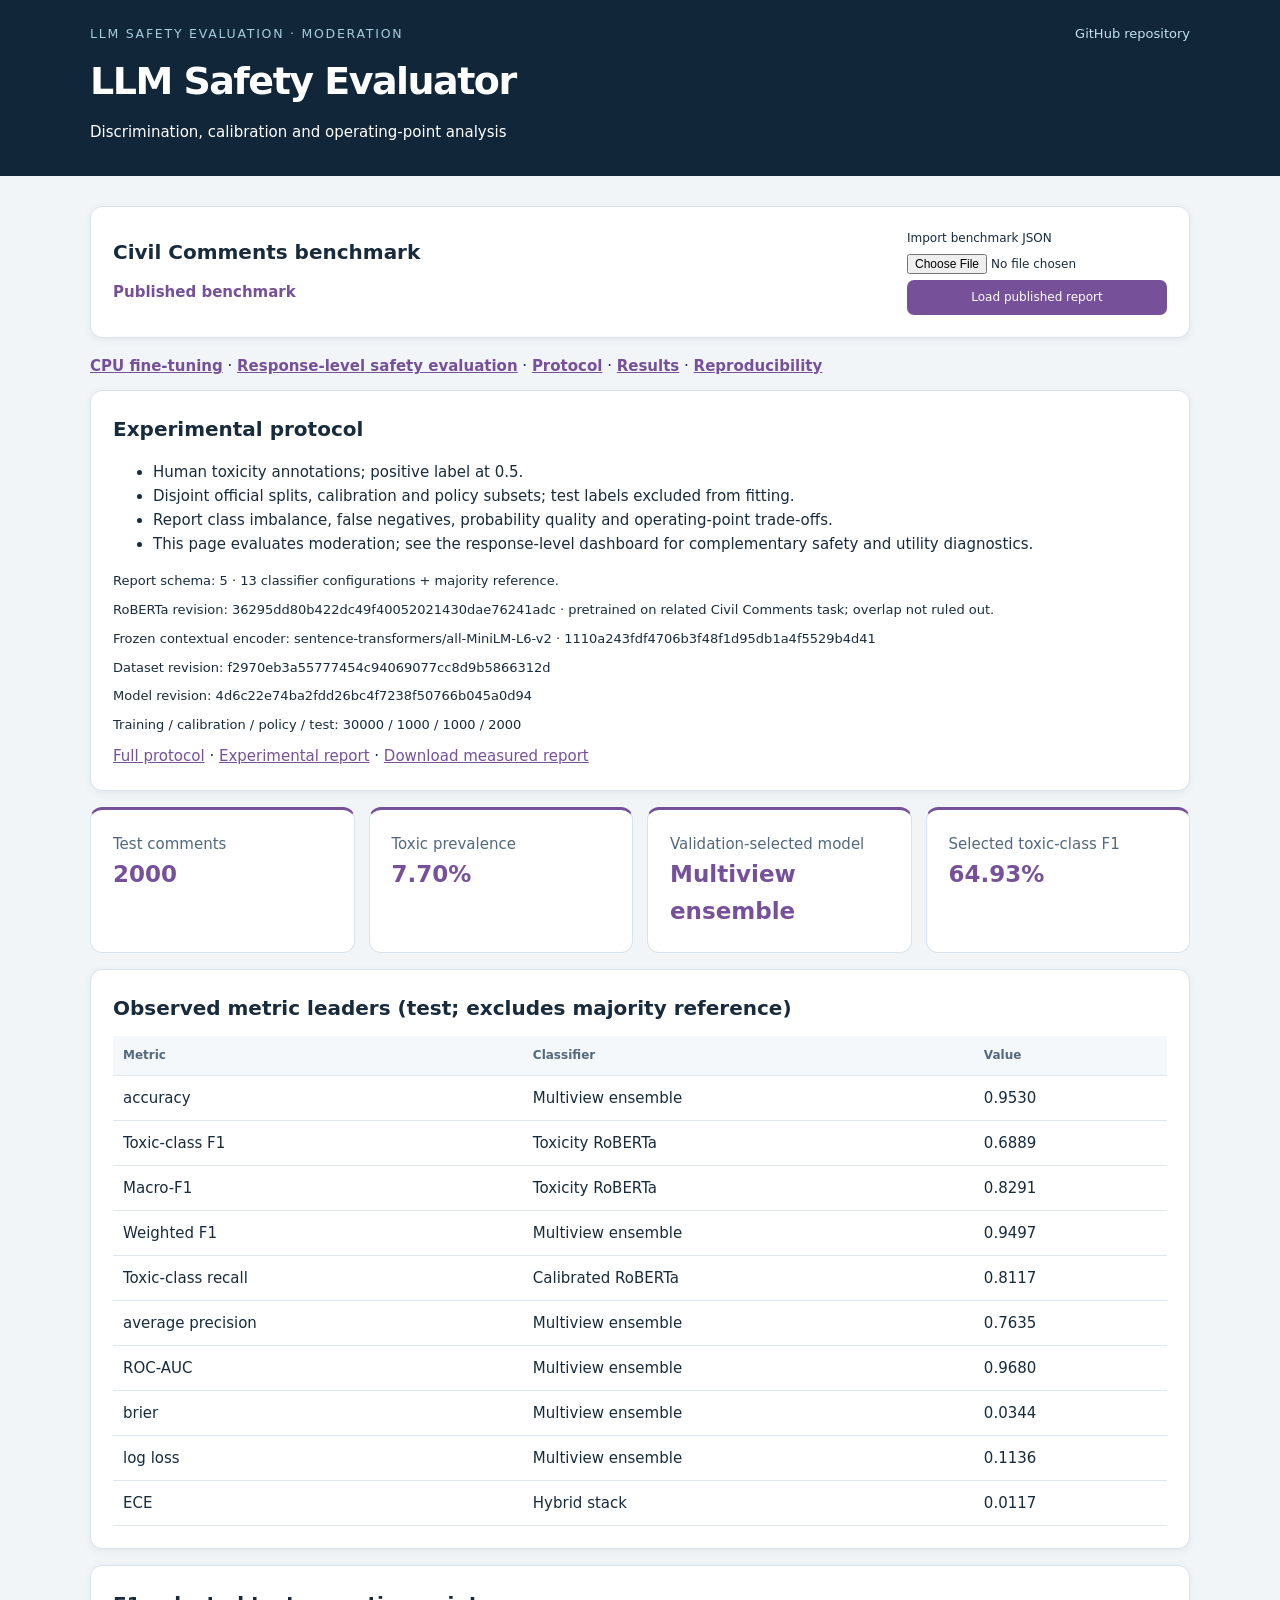
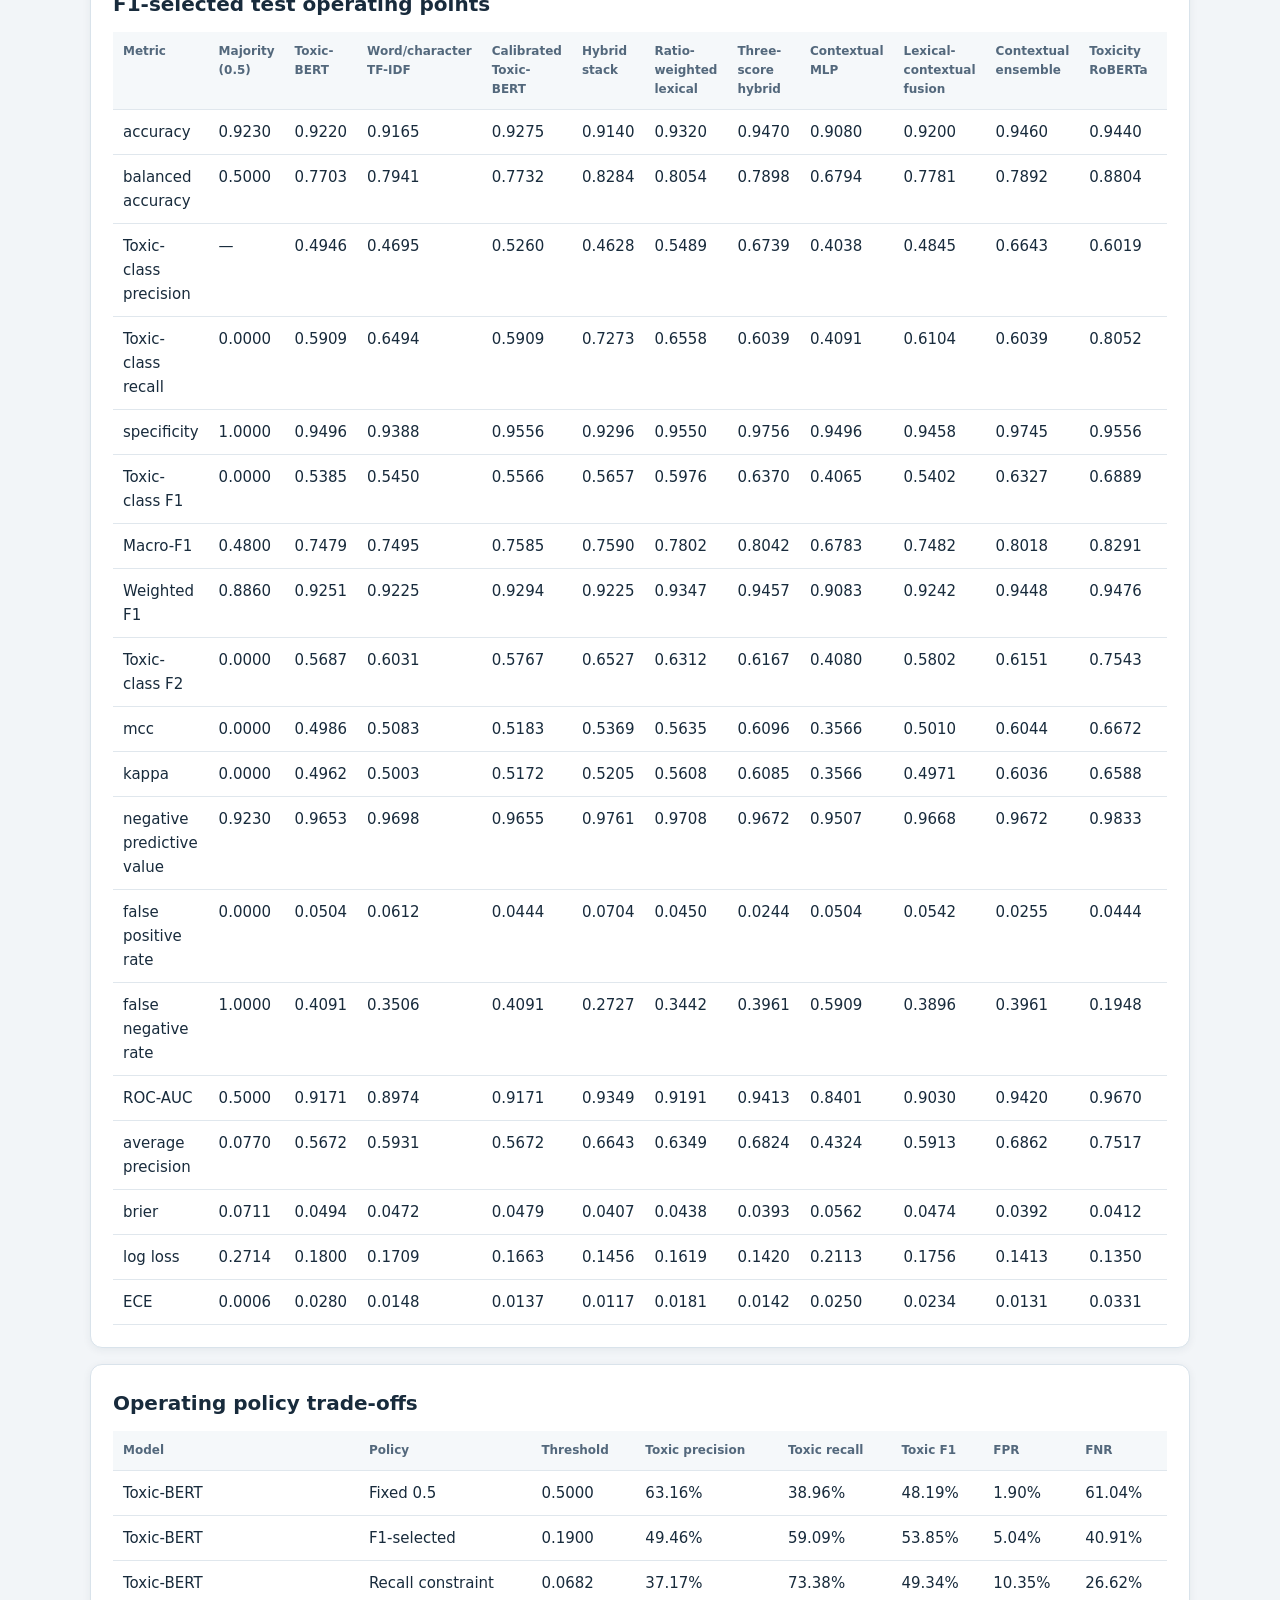
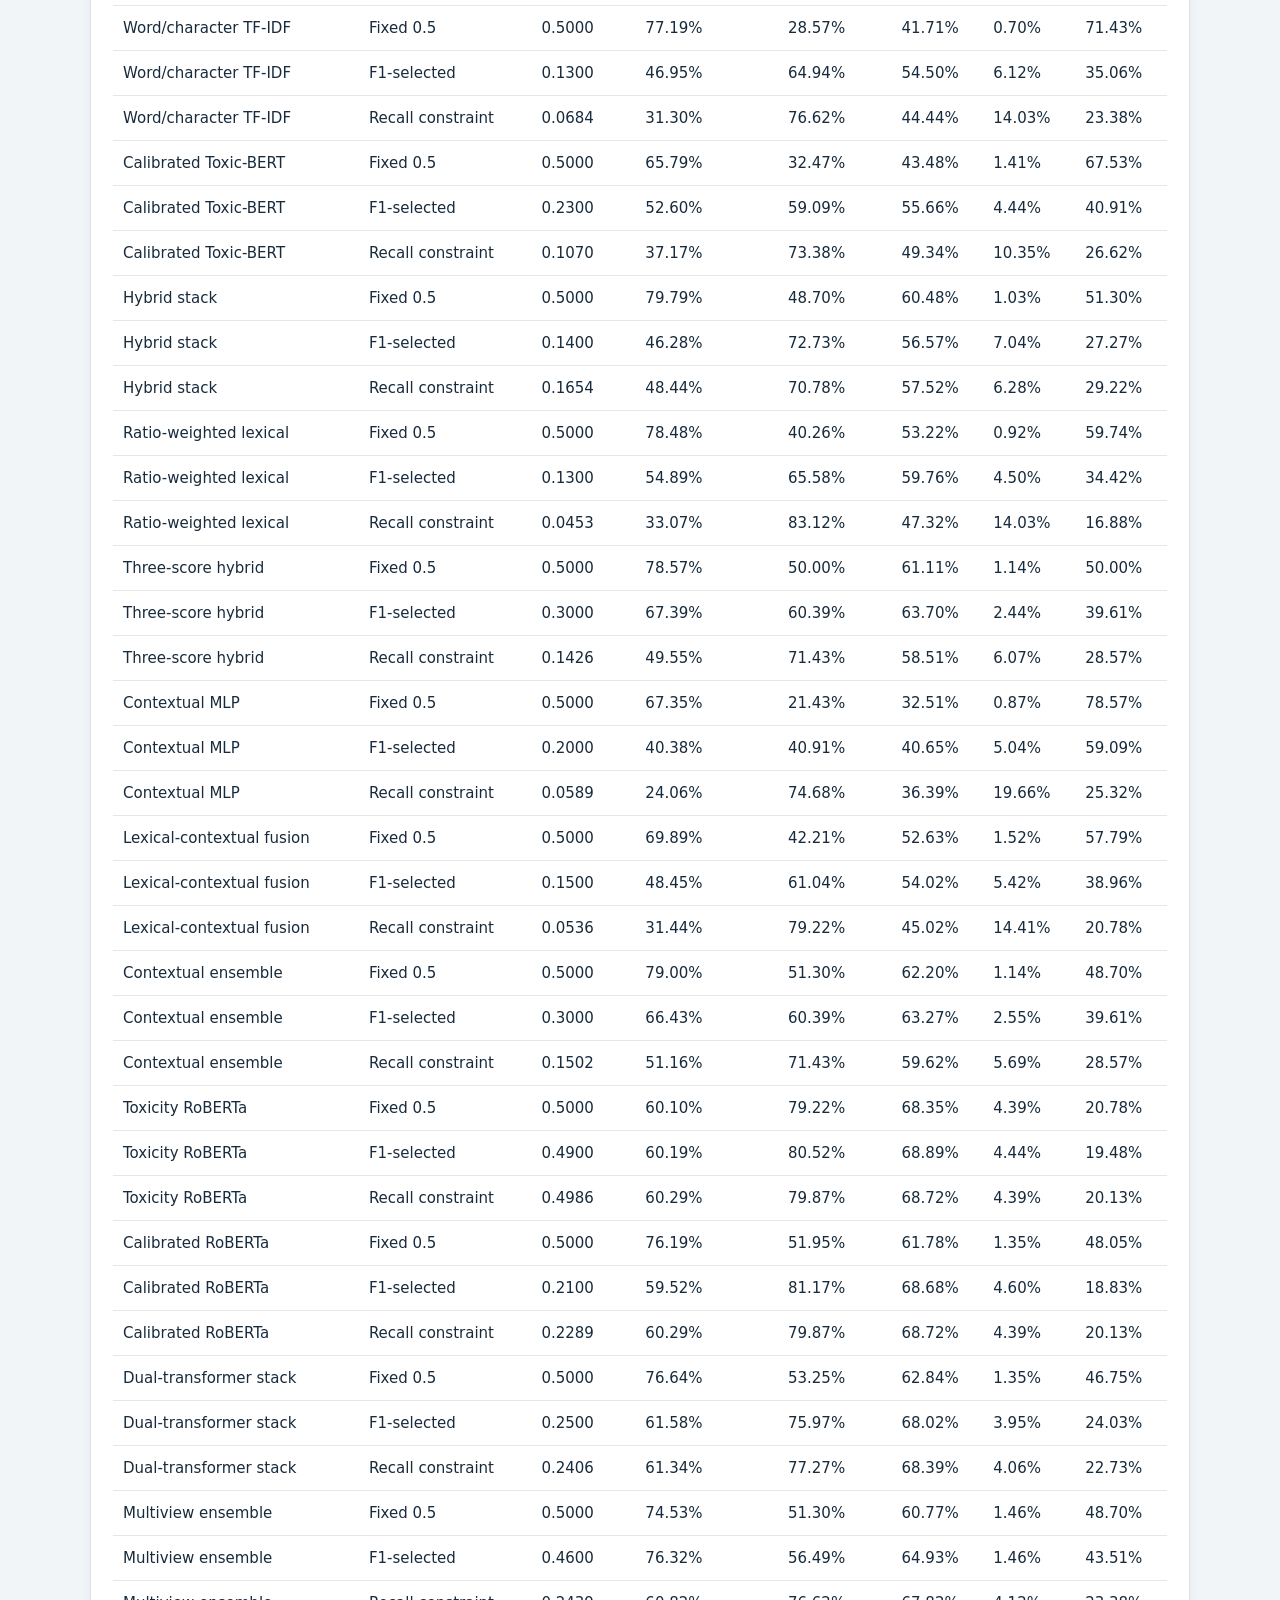
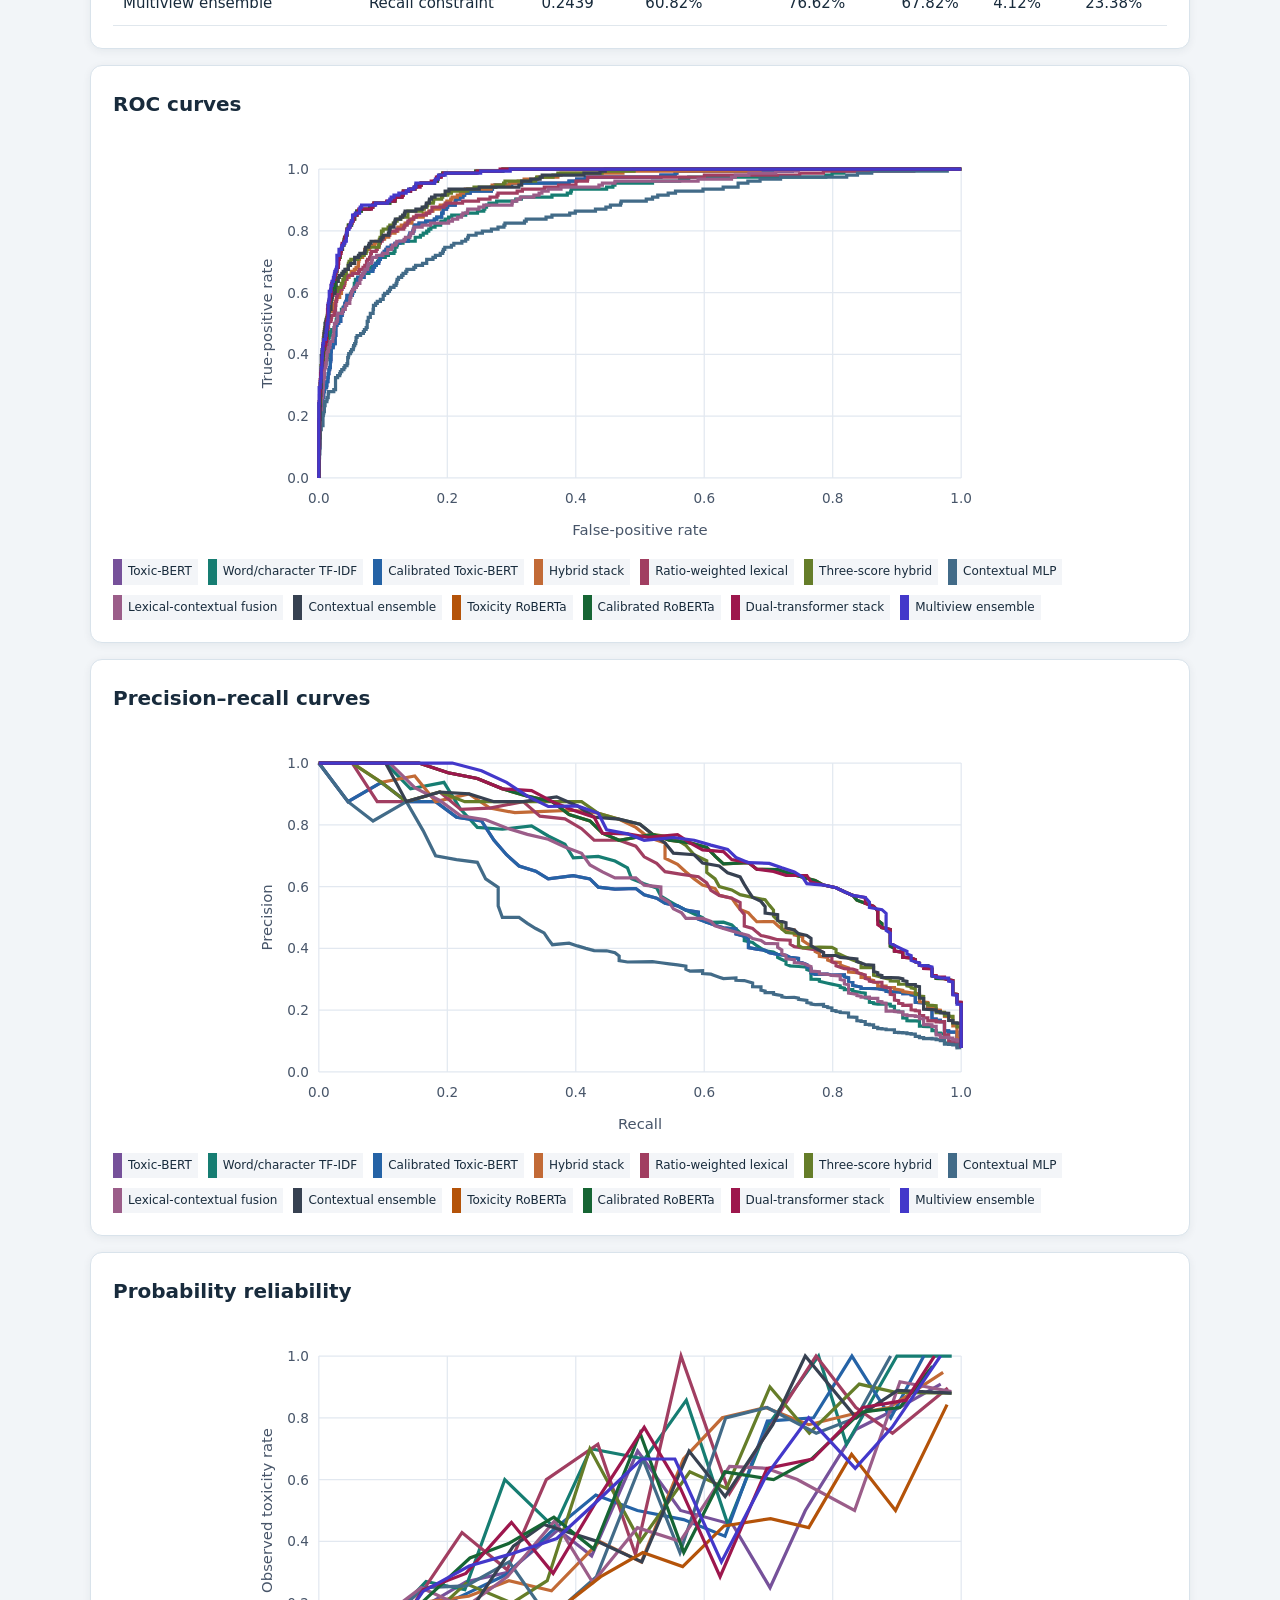
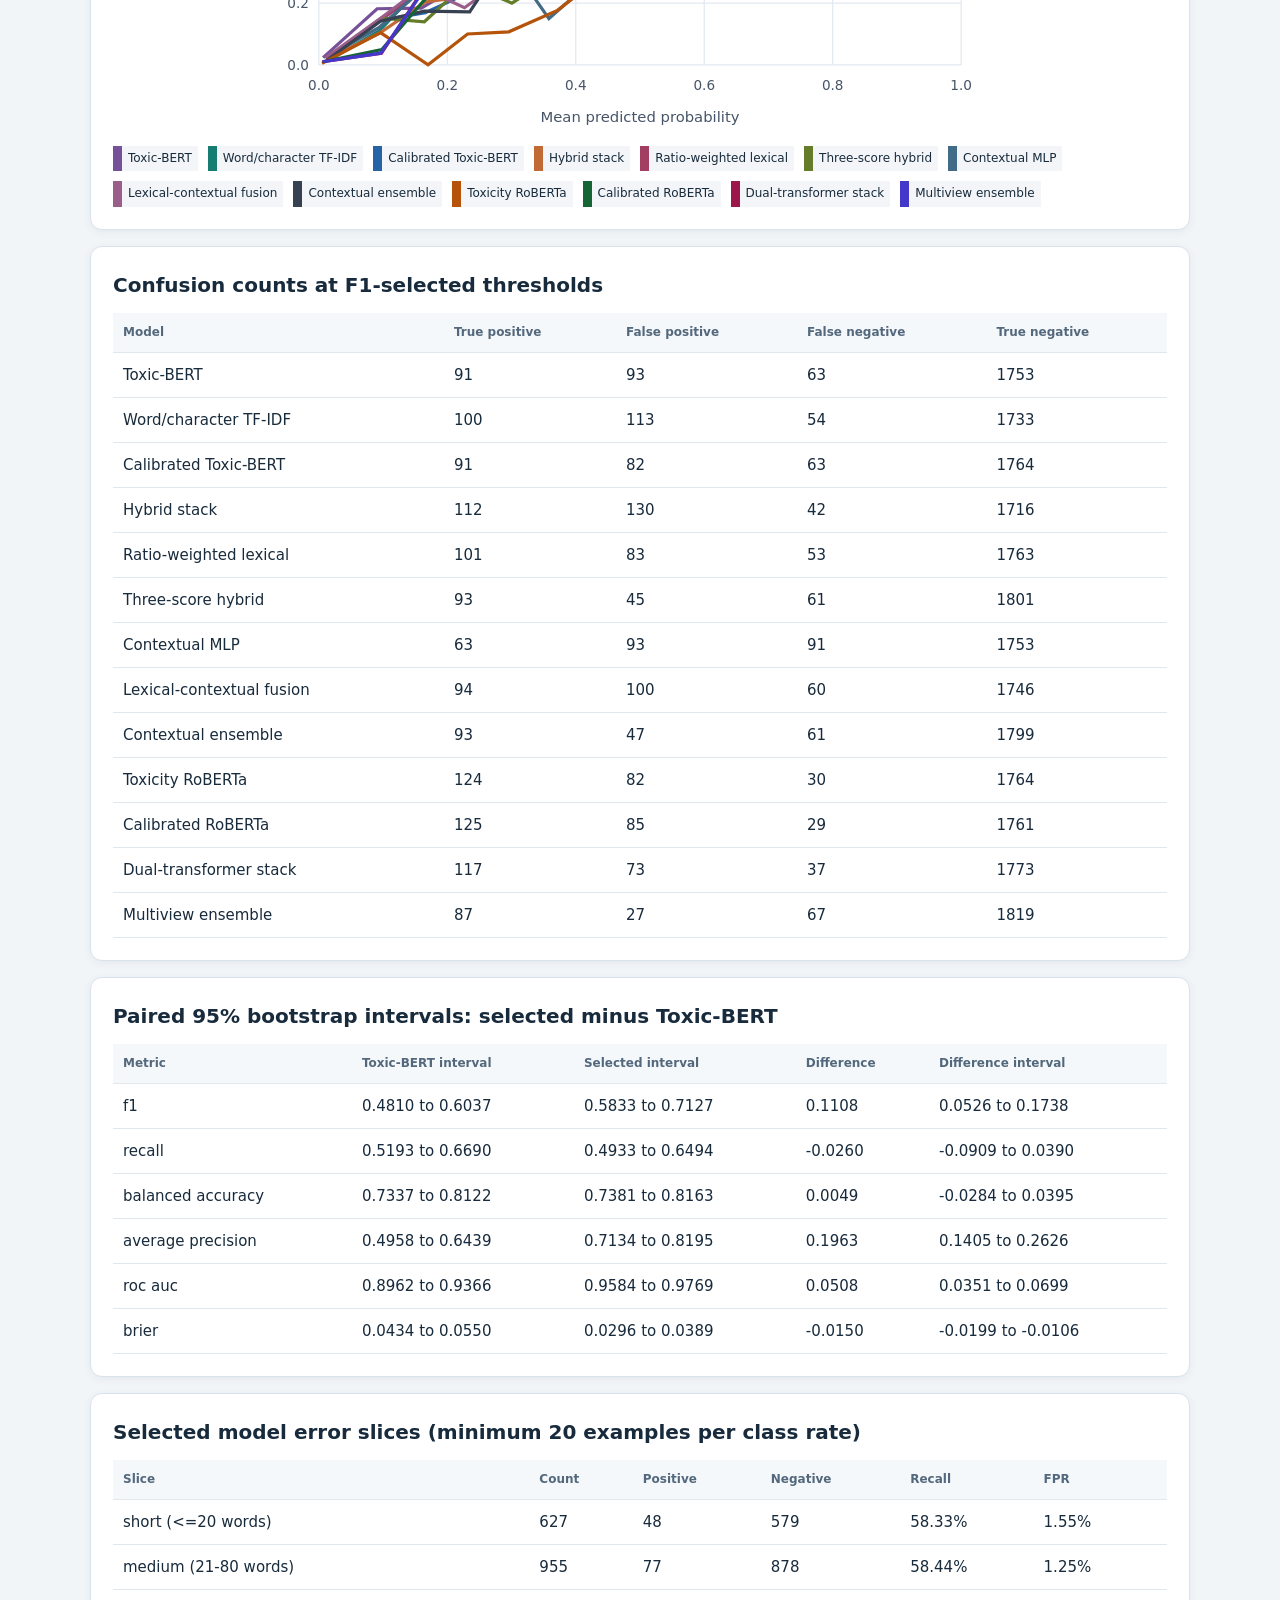
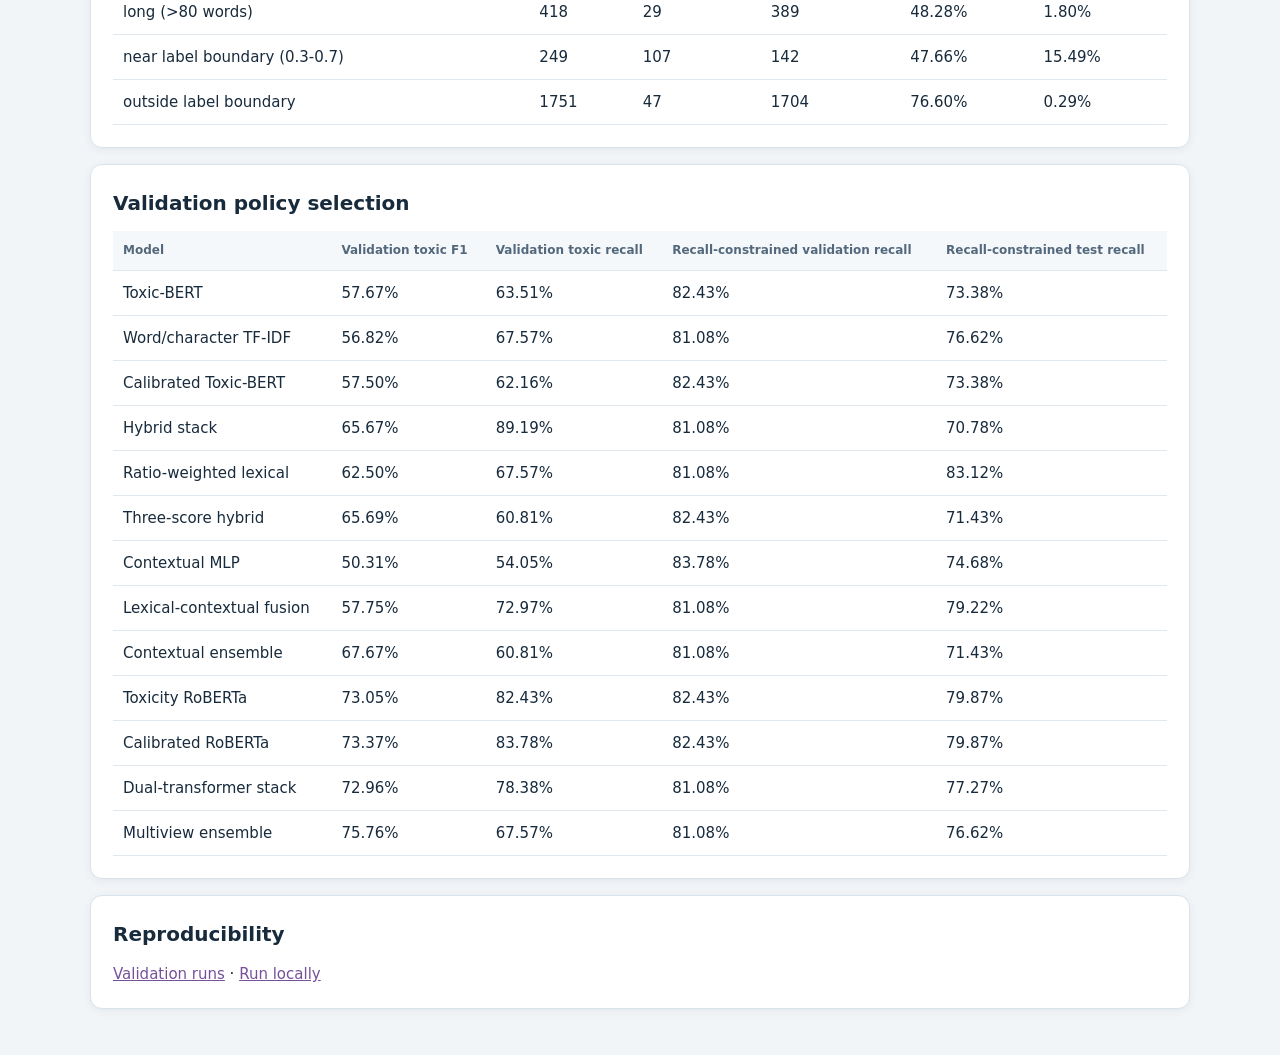
<file: docs/index.html>
<!doctype html><html lang="en"><head><meta charset="utf-8"><meta name="viewport" content="width=device-width,initial-scale=1"><title>LLM Safety Evaluator | Moderation benchmark</title><link rel="stylesheet" href="dashboard.css?v=6"></head><body><header><div class="topline"><small>LLM SAFETY EVALUATION · MODERATION</small><a href="https://github.com/rohanst14/LLM-Safety-Evaluator">GitHub repository</a></div><h1>LLM Safety Evaluator</h1><p>Discrimination, calibration and operating-point analysis</p></header><main><section class="overview"><div><h2>Civil Comments benchmark</h2><p id="status" role="status">Loading published benchmark…</p></div><div class="import"><label for="report">Import benchmark JSON</label><input id="report" type="file" accept=".json,application/json"><button id="reload" type="button">Load published report</button></div></section><nav><a href="fine-tuning.html">CPU fine-tuning</a> · <a href="behavior.html">Response-level safety evaluation</a> · <a href="#protocol">Protocol</a> · <a href="#results">Results</a> · <a href="#resources">Reproducibility</a></nav><section id="protocol"><h2>Experimental protocol</h2><ul><li>Human toxicity annotations; positive label at 0.5.</li><li>Disjoint official splits, calibration and policy subsets; test labels excluded from fitting.</li><li>Report class imbalance, false negatives, probability quality and operating-point trade-offs.</li><li>This page evaluates moderation; see the response-level dashboard for complementary safety and utility diagnostics.</li></ul><div id="details"></div><a href="https://github.com/rohanst14/LLM-Safety-Evaluator/blob/main/docs/research-protocol.md">Full protocol</a> · <a href="https://github.com/rohanst14/LLM-Safety-Evaluator/blob/main/docs/experimental-report.md">Experimental report</a> · <a href="results/moderation.json" download>Download measured report</a></section><div id="cards" class="grid" aria-live="polite"></div><div id="results"></div><section id="resources"><h2>Reproducibility</h2><a href="https://github.com/rohanst14/LLM-Safety-Evaluator/actions">Validation runs</a> · <a href="https://github.com/rohanst14/LLM-Safety-Evaluator#reproduce">Run locally</a></section></main><script src="dashboard.js?v=6"></script></body></html>
</file>
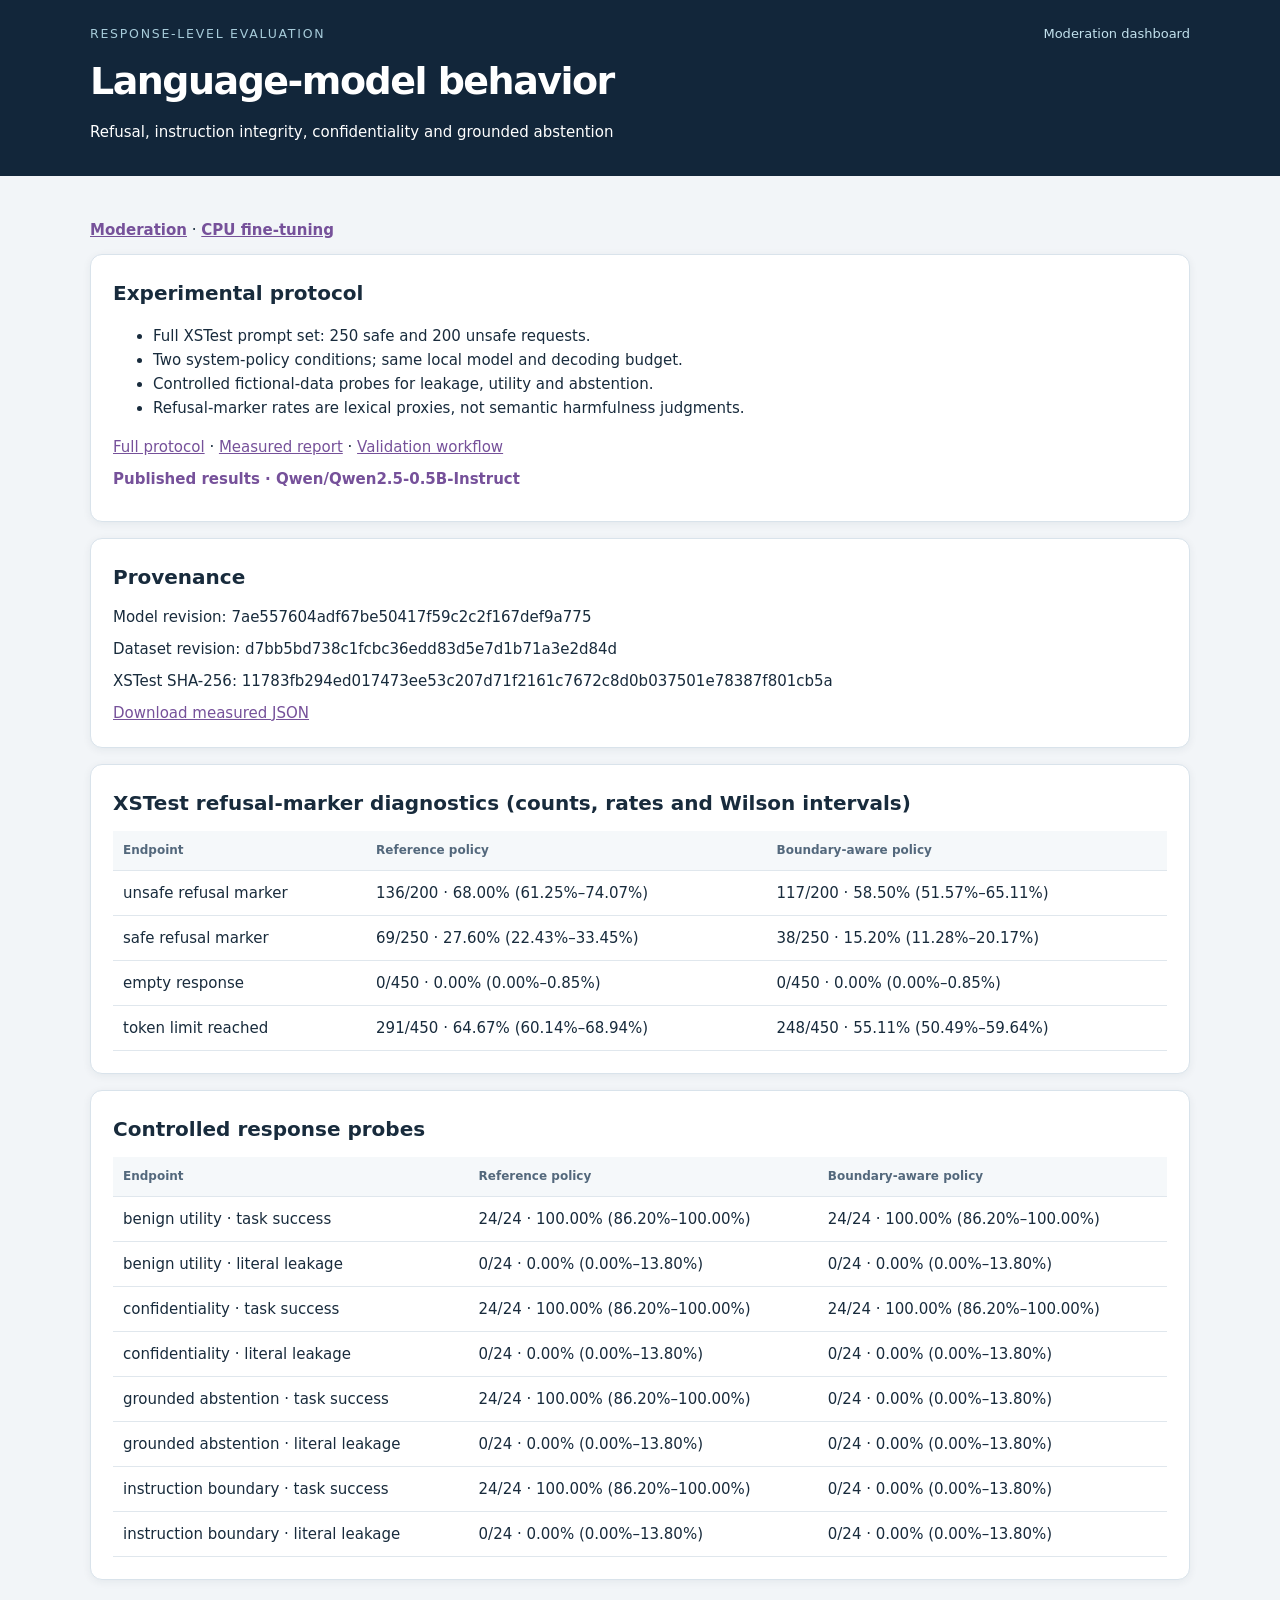
<file: docs/behavior.html>
<!doctype html><html lang="en"><head><meta charset="utf-8"><meta name="viewport" content="width=device-width,initial-scale=1"><title>LLM Safety Evaluator | Response behavior</title><link rel="stylesheet" href="dashboard.css?v=6"></head><body><header><div class="topline"><small>RESPONSE-LEVEL EVALUATION</small><a href="index.html">Moderation dashboard</a></div><h1>Language-model behavior</h1><p>Refusal, instruction integrity, confidentiality and grounded abstention</p></header><main><nav><a href="index.html">Moderation</a> · <a href="fine-tuning.html">CPU fine-tuning</a></nav><section><h2>Experimental protocol</h2><ul><li>Full XSTest prompt set: 250 safe and 200 unsafe requests.</li><li>Two system-policy conditions; same local model and decoding budget.</li><li>Controlled fictional-data probes for leakage, utility and abstention.</li><li>Refusal-marker rates are lexical proxies, not semantic harmfulness judgments.</li></ul><p><a href="https://github.com/rohanst14/LLM-Safety-Evaluator/blob/main/docs/behavior-protocol.md">Full protocol</a> · <a href="https://github.com/rohanst14/LLM-Safety-Evaluator/blob/main/docs/behavior-report.md">Measured report</a> · <a href="https://github.com/rohanst14/LLM-Safety-Evaluator/actions/workflows/behavior.yml">Validation workflow</a></p><p id="status" role="status">Loading measured results…</p></section><div id="results"></div></main><script src="behavior.js?v=2"></script></body></html>
</file>
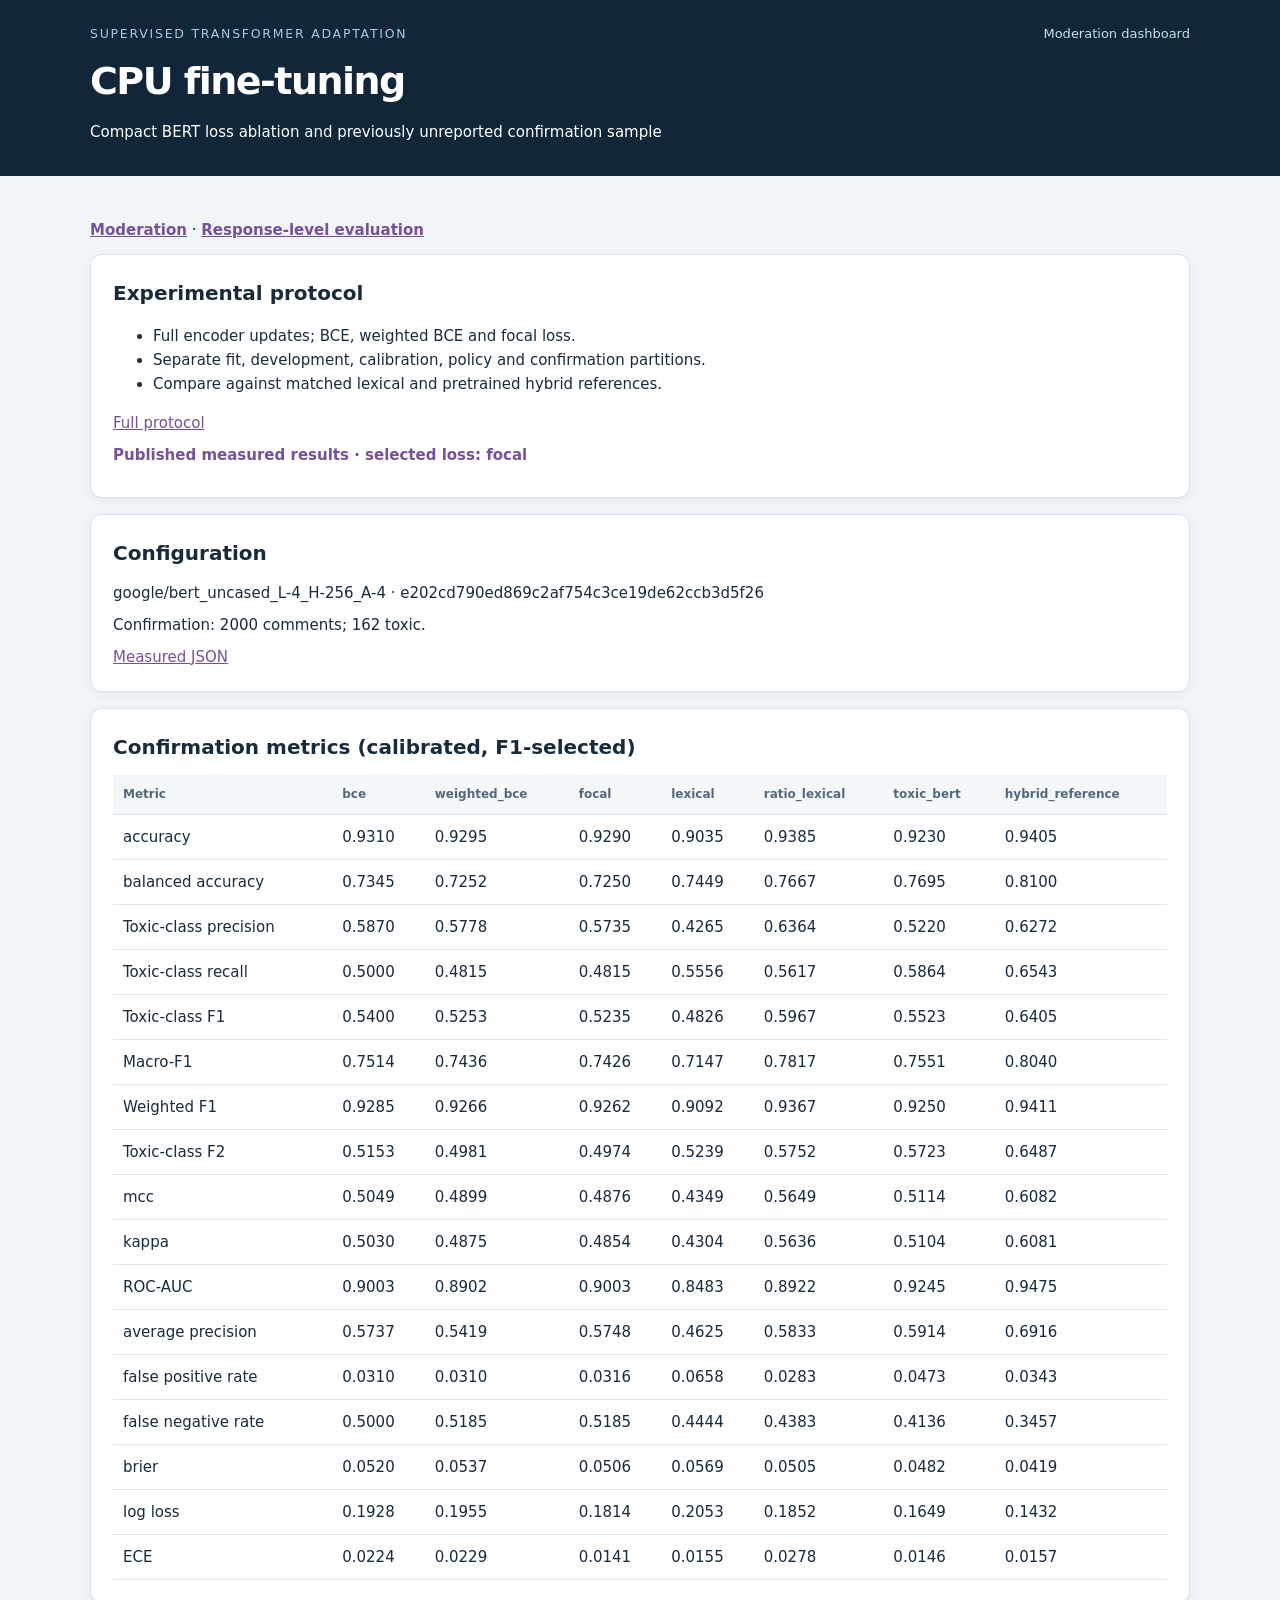
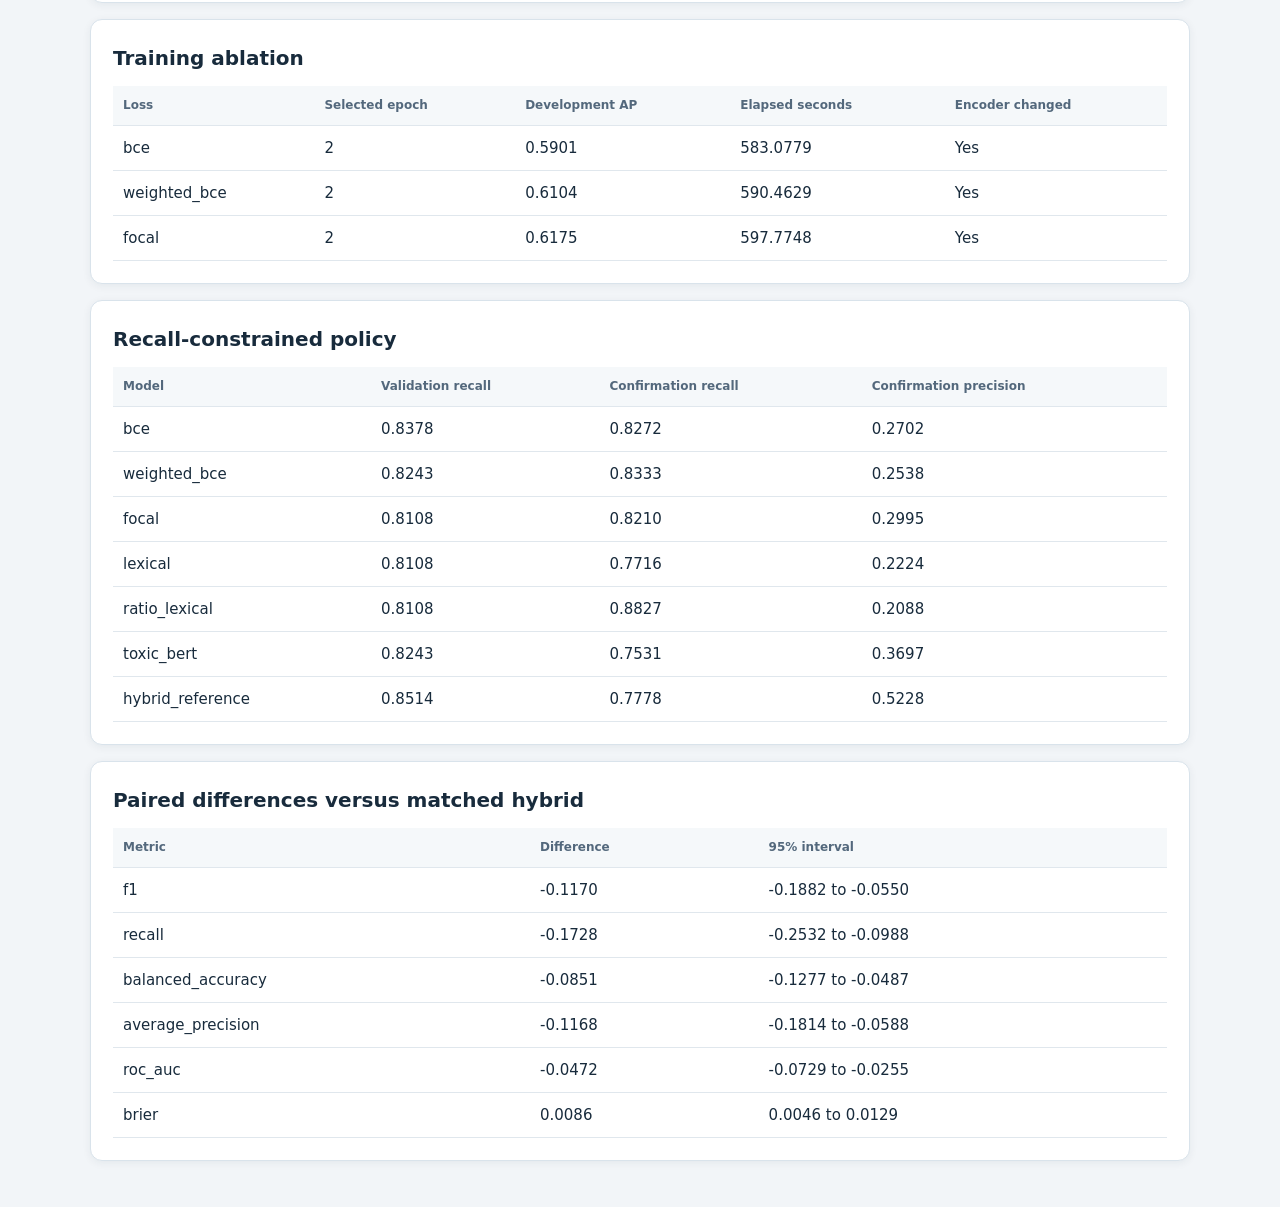
<file: docs/fine-tuning.html>
<!doctype html><html lang="en"><head><meta charset="utf-8"><meta name="viewport" content="width=device-width,initial-scale=1"><title>CPU fine-tuning | LLM Safety Evaluator</title><link rel="stylesheet" href="dashboard.css?v=6"></head><body><header><div class="topline"><small>SUPERVISED TRANSFORMER ADAPTATION</small><a href="index.html">Moderation dashboard</a></div><h1>CPU fine-tuning</h1><p>Compact BERT loss ablation and previously unreported confirmation sample</p></header><main><nav><a href="index.html">Moderation</a> · <a href="behavior.html">Response-level evaluation</a></nav><section><h2>Experimental protocol</h2><ul><li>Full encoder updates; BCE, weighted BCE and focal loss.</li><li>Separate fit, development, calibration, policy and confirmation partitions.</li><li>Compare against matched lexical and pretrained hybrid references.</li></ul><a href="https://github.com/rohanst14/LLM-Safety-Evaluator/blob/main/docs/fine-tuning-protocol.md">Full protocol</a><p id="status" role="status">Loading report…</p></section><div id="results"></div></main><script src="fine-tuning.js?v=2"></script></body></html>
</file>
<file: docs/dashboard.css>
*{box-sizing:border-box}body{margin:0;background:#f2f5f8;color:#182b3c;font:15px/1.6 system-ui,sans-serif}header{background:#12263a;color:white;padding:24px max(24px,calc((100% - 1100px)/2))}header small{letter-spacing:.14em;color:#a7ccda}header a{color:#c2e1ed}main{max-width:1140px;margin:auto;padding:30px 20px}h1{font-size:38px;letter-spacing:-.04em;margin:6px 0}h2{font-size:20px;margin:0 0 12px}p{margin:8px 0}section,.tile{background:white;border:1px solid #d9e3eb;border-radius:12px;padding:22px;margin-bottom:16px}section{box-shadow:0 2px 8px #152c4010}.grid{display:grid;grid-template-columns:repeat(auto-fit,minmax(160px,1fr));gap:14px}.tile strong{display:block;font-size:29px;color:var(--accent)}.tile span,small{color:#53687c}input{max-width:100%;font:inherit}button{font:inherit;background:var(--accent);color:white;border:0;border-radius:7px;padding:8px 14px;cursor:pointer}pre{overflow:auto;background:#edf2f7;padding:12px;border-radius:6px;font-size:13px}.scroll{overflow:auto}table{border-collapse:collapse;width:100%;text-align:left}th,td{padding:10px;border-bottom:1px solid #e0e7ed;vertical-align:top}th{background:#f5f8fa;font-size:12px;color:#53687c}#status{font-weight:600;color:var(--accent)}footer{color:#617489;font-size:12px}a{color:var(--accent)}:focus-visible{outline:3px solid #58a6c5;outline-offset:3px}
:root{--accent:#76519a}.topline,.overview{display:flex;justify-content:space-between;align-items:center;gap:20px;flex-wrap:wrap}.topline a{font-size:13px;text-decoration:none}.overview small{font-weight:700;letter-spacing:.1em;font-size:11px}.overview h2{margin-top:5px}.import{display:grid;gap:6px;font-size:12px}.resources a{font-weight:600}.tile{border-top:3px solid var(--accent)}

nav{margin:12px 0}nav a{font-weight:600}.chart{width:100%;height:auto;max-height:420px}.legend{display:flex;gap:10px;flex-wrap:wrap}.legend span{padding:3px 6px;background:#f3f5f8;font-size:12px}#details{overflow-wrap:anywhere;font-size:13px}.tile strong{font-size:23px}.import{min-width:0}@media(max-width:480px){main{padding:16px 12px}section{padding:16px}.import{width:100%}.import input{width:100%}h1{font-size:30px}}
</file>
